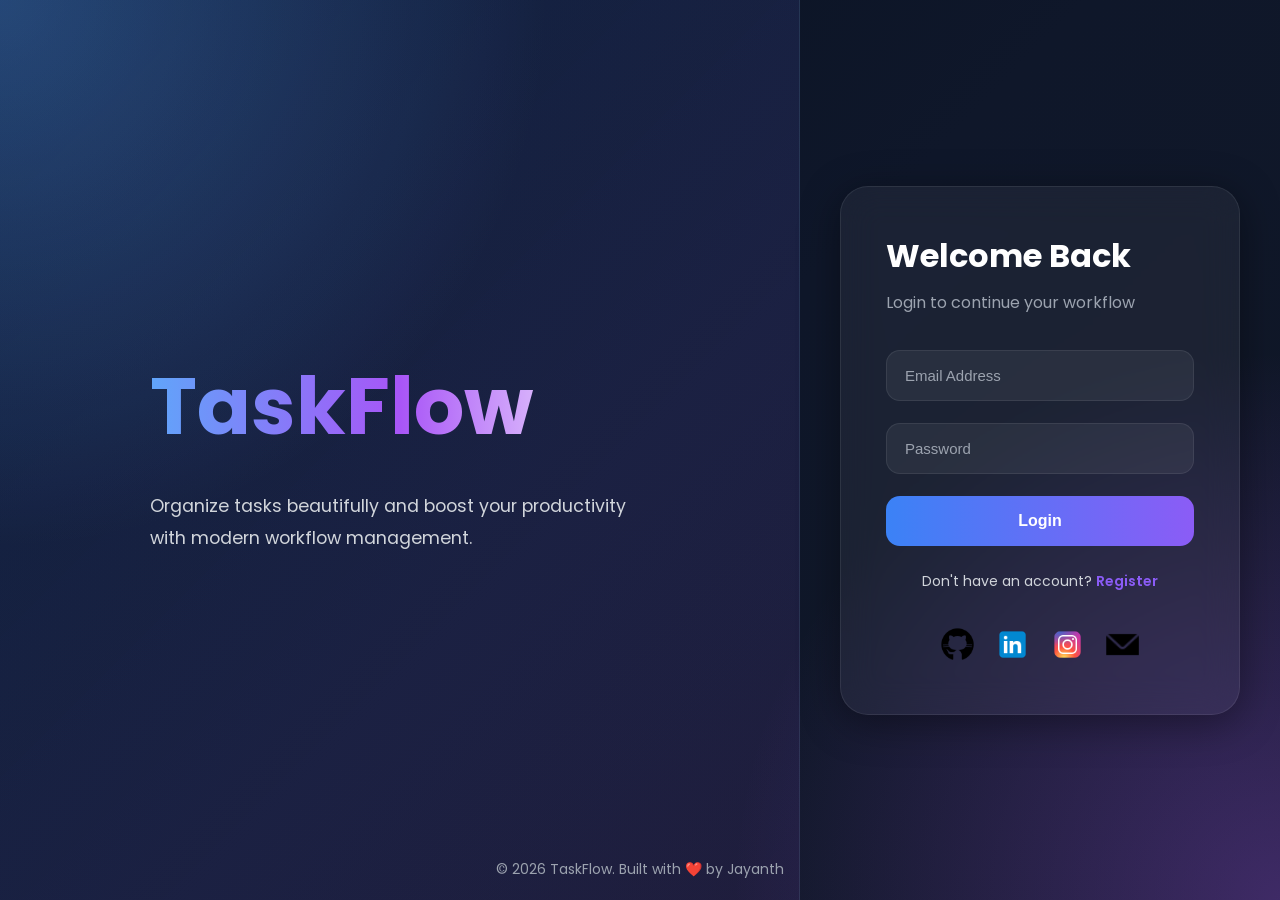
<file: index.html>
<!DOCTYPE html>
<html lang="en">
<head>

  <meta charset="UTF-8">
  <meta
    name="viewport"
    content="width=device-width, initial-scale=1.0"
  >

  <title>TaskFlow</title>

  <!-- FONT -->
  <link rel="preconnect" href="https://fonts.googleapis.com">
  <link rel="preconnect" href="https://fonts.gstatic.com" crossorigin>

  <link
    href="https://fonts.googleapis.com/css2?family=Poppins:wght@300;400;500;600;700&display=swap"
    rel="stylesheet"
  >

  <link
    rel="stylesheet"
    href="./css/auth.css"
  >

</head>

<body>

  <!-- BACKGROUND -->
  <div class="bg"></div>

  <div class="main-container">

    <!-- LEFT SIDE -->
    <div class="left-panel">

      <div class="overlay"></div>

      <div class="left-content">

        <h1>TaskFlow</h1>

        <p>
          Organize tasks beautifully and boost
          your productivity with modern workflow
          management.
        </p>

      </div>

    </div>

    <!-- RIGHT SIDE -->
    <div class="right-panel">

      <form
        class="login-card"
        id="loginForm"
      >

        <h2>Welcome Back</h2>

        <p class="login-text">
          Login to continue your workflow
        </p>

        <div class="input-box">

          <input
            type="email"
            id="email"
            placeholder="Email Address"
            required
          >

        </div>

        <div class="input-box">

          <input
            type="password"
            id="password"
            placeholder="Password"
            required
          >

        </div>

        <button type="submit">
          Login
        </button>

        <div class="bottom-link">

          Don't have an account?

          <a href="register.html">
            Register
          </a>

        </div>

        <!-- SOCIALS -->
        <div class="socials">

          <a href="https://github.com/JayanthReddy3010">
            <img
              src="./assets/github.png"
              alt="GitHub"
            >
          </a>

          <a href="https://www.linkedin.com/in/jayanth-reddy-gunreddy-034429330">
            <img
              src="./assets/linkedin.png"
              alt="LinkedIn"
            >
          </a>

          <a href="https://www.instagram.com/ig_jayanthreddy/?hl=en">
            <img
              src="./assets/instagram.png"
              alt="Instagram"
            >
          </a>

          <a href="mailto:gjayanthreddy69@gmail.com">
            <img
              src="./assets/email.png"
              alt="Email"
            >
          </a>

        </div>

      </form>

    </div>

  </div>

  <script src="./js/login.js"></script>
<!-- FOOTER -->
<footer class="footer">

  <p>
    © 2026 TaskFlow. Built with ❤️ by Jayanth
  </p>

</footer>
</body>
</html>
</file>
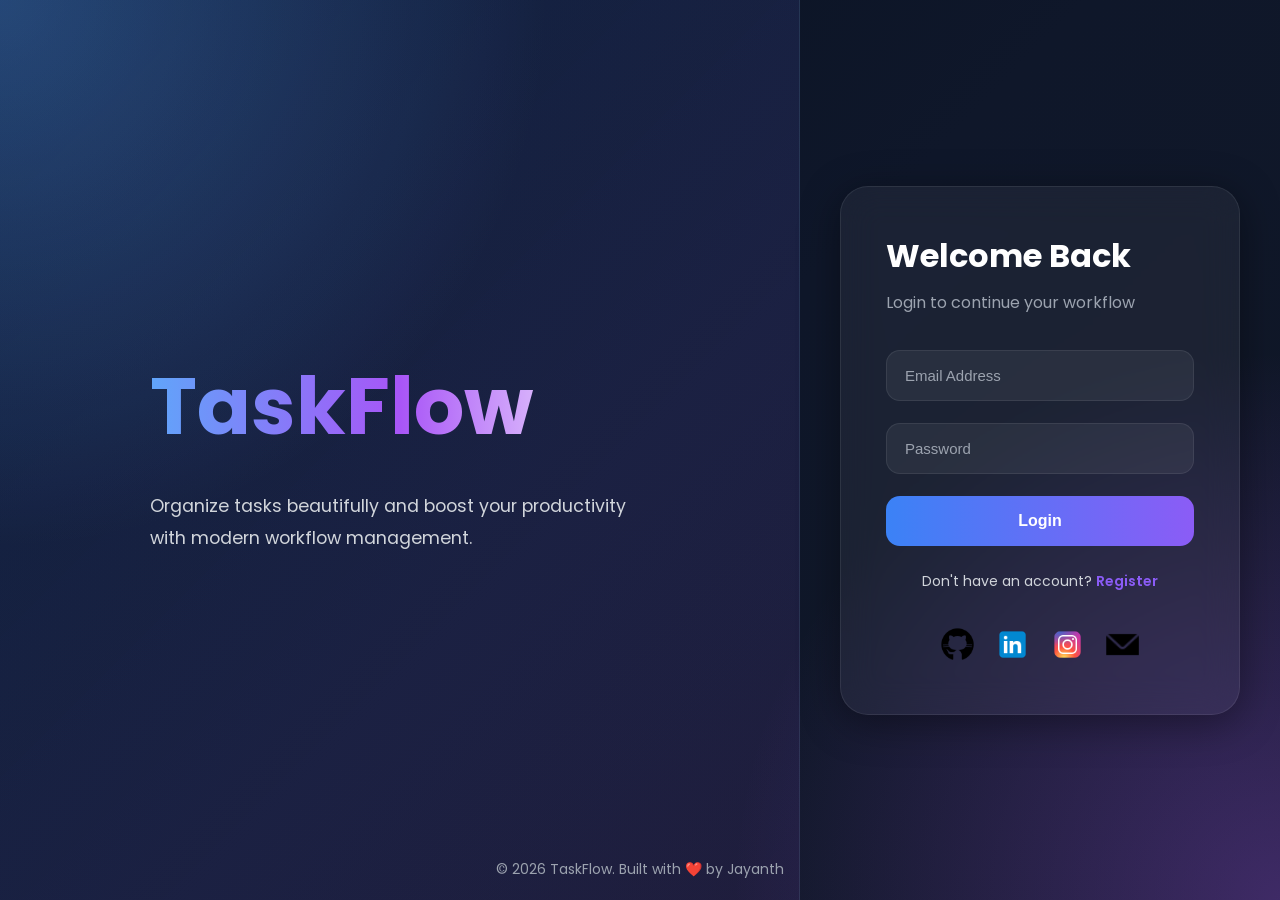
<file: dashboard.html>
<!DOCTYPE html>
<html lang="en">
<head>

  <meta charset="UTF-8">

  <meta
    name="viewport"
    content="width=device-width, initial-scale=1.0"
  >

  <title>TaskFlow Dashboard</title>

  <!-- GOOGLE FONT -->
  <link rel="preconnect" href="https://fonts.googleapis.com">

  <link rel="preconnect" href="https://fonts.gstatic.com" crossorigin>

  <link
    href="https://fonts.googleapis.com/css2?family=Poppins:wght@300;400;500;600;700&display=swap"
    rel="stylesheet"
  >

  <!-- CSS -->
  <link
    rel="stylesheet"
    href="./css/dashboard.css"
  >

</head>

<body>

  <div class="dashboard-container">

    <!-- SIDEBAR -->
    <aside class="sidebar">

      <div>

        <h1 class="logo">
          TaskFlow
        </h1>

        <ul class="nav-links">

          <li
            class="active nav-item"
            data-section="dashboardSection"
          >
            Dashboard
          </li>

          <li
            class="nav-item"
            data-section="tasksSection"
          >
            My Tasks
          </li>

        </ul>

      </div>

      <button id="logoutBtn">
        Logout
      </button>

    </aside>


    <!-- MAIN CONTENT -->
    <main class="main-content">

      <!-- DASHBOARD SECTION -->
      <div
        id="dashboardSection"
        class="section active-section"
      >

        <!-- TOP -->
        <div class="top-bar">

          <h2>
            Welcome Back 👋
          </h2>

          <p>
            Organize your workflow efficiently.
          </p>

        </div>


        <!-- STATS -->
        <div class="stats-grid">

          <div class="stat-card">

            <h3 id="totalTasks">
              0
            </h3>

            <p>
              Total Tasks
            </p>

          </div>


          <div class="stat-card">

            <h3 id="completedTasks">
              0
            </h3>

            <p>
              Completed
            </p>

          </div>


          <div class="stat-card">

            <h3 id="pendingTasks">
              0
            </h3>

            <p>
              Pending
            </p>

          </div>

        </div>


        <!-- ADD TASK FORM -->
        <form
          id="taskForm"
          class="task-form"
        >

          <input
            type="text"
            id="title"
            placeholder="Enter Task Title"
            required
          >

          <textarea
            id="description"
            placeholder="Enter Task Description"
          ></textarea>
          <button type="submit">
            Add Task
          </button>

        </form>

      </div>


      <!-- MY TASKS SECTION -->
      <div
        id="tasksSection"
        class="section"
      >

        <div
          id="taskList"
          class="task-grid"
        ></div>

      </div>

    </main>

  </div>

  <!-- JS -->
  <script src="./js/dashboard.js"></script>
<!-- FOOTER -->
<footer class="dashboard-footer">

  <p>
    © 2026 TaskFlow. Built with ❤️ by Jayanth
  </p>

</footer>
</body>
</html>
</file>
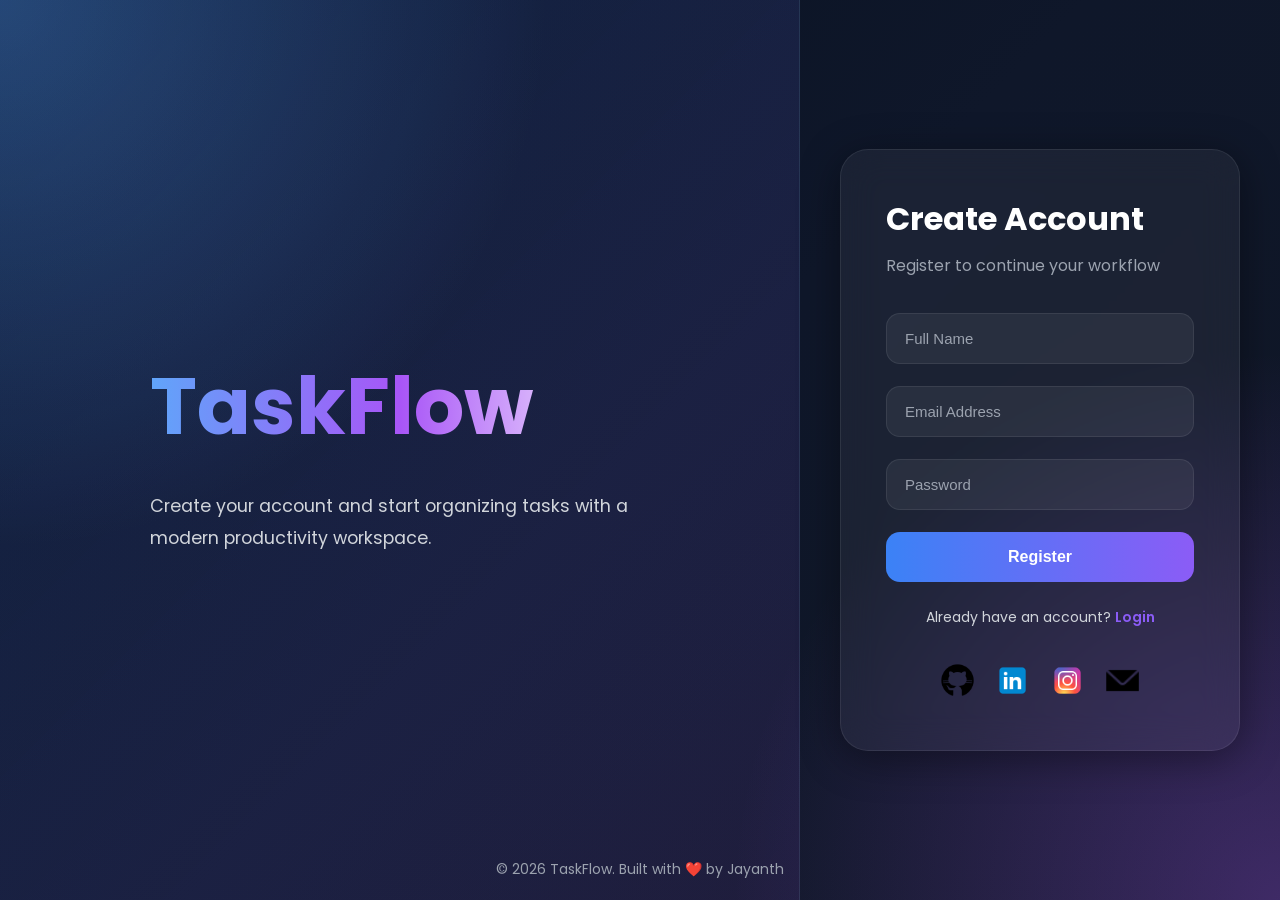
<file: register.html>
<!DOCTYPE html>
<html lang="en">
<head>

  <meta charset="UTF-8">

  <meta
    name="viewport"
    content="width=device-width, initial-scale=1.0"
  >

  <title>TaskFlow Register</title>

  <!-- GOOGLE FONT -->
  <link rel="preconnect" href="https://fonts.googleapis.com">

  <link rel="preconnect" href="https://fonts.gstatic.com" crossorigin>

  <link
    href="https://fonts.googleapis.com/css2?family=Poppins:wght@300;400;500;600;700&display=swap"
    rel="stylesheet"
  >

  <!-- CSS -->
  <link
    rel="stylesheet"
    href="./css/auth.css"
  >

</head>

<body>

  <!-- BACKGROUND -->
  <div class="bg"></div>

  <div class="main-container">

    <!-- LEFT SIDE -->
    <div class="left-panel">

      <div class="left-content">

        <h1>
          TaskFlow
        </h1>

        <p>
          Create your account and start
          organizing tasks with a modern
          productivity workspace.
        </p>

      </div>

    </div>


    <!-- RIGHT SIDE -->
    <div class="right-panel">

      <form
        class="login-card"
        id="registerForm"
      >

        <h2>
          Create Account
        </h2>

        <p class="login-text">
          Register to continue your workflow
        </p>


        <!-- NAME -->
        <div class="input-box">

          <input
            type="text"
            id="name"
            placeholder="Full Name"
            required
          >

        </div>


        <!-- EMAIL -->
        <div class="input-box">

          <input
            type="email"
            id="email"
            placeholder="Email Address"
            required
          >

        </div>


        <!-- PASSWORD -->
        <div class="input-box">

          <input
            type="password"
            id="password"
            placeholder="Password"
            required
          >

        </div>


        <!-- BUTTON -->
        <button type="submit">
          Register
        </button>


        <!-- LOGIN LINK -->
        <div class="bottom-link">

          Already have an account?

          <a href="login.html">
            Login
          </a>

        </div>


        <!-- SOCIALS -->
        <div class="socials">

          <a href="https://github.com/JayanthReddy3010">
            <img
              src="./assets/github.png"
              alt="GitHub"
            >
          </a>

          <a href="https://www.linkedin.com/in/jayanth-reddy-034429330/">
            <img
              src="./assets/linkedin.png"
              alt="LinkedIn"
            >
          </a>

          <a href="https://www.instagram.com/ig_jayanthreddy/?hl=en">
            <img
              src="./assets/instagram.png"
              alt="Instagram"
            >
          </a>

          <a href="mailto:gjayanthreddy69@gmail.com">
            <img
              src="./assets/email.png"
              alt="Email"
            >
          </a>

        </div>

      </form>

    </div>

  </div>

  <!-- JS -->
  <script src="./js/register.js"></script>
<!-- FOOTER -->
<footer class="footer">

  <p>
    © 2026 TaskFlow. Built with ❤️ by Jayanth
  </p>

</footer>
</body>
</html>
</file>
<file: css/auth.css>
*{
  margin:0;
  padding:0;
  box-sizing:border-box;
}

body{
  font-family:'Poppins',sans-serif;
  min-height:100vh;
  overflow:hidden;
  background:#071120;
}

/* BACKGROUND */
.bg{

  position:fixed;
  inset:0;

  background:
    radial-gradient(
      circle at top left,
      rgba(96,165,250,0.3),
      transparent 35%
    ),

    radial-gradient(
      circle at bottom right,
      rgba(168,85,247,0.3),
      transparent 35%
    ),

    linear-gradient(
      135deg,
      #071120,
      #0f172a,
      #111827
    );

  z-index:-1;
}

/* MAIN */
.main-container{
  display:flex;
  min-height:100vh;
}

/* LEFT PANEL */
.left-panel{

  flex:1;

  position:relative;

  display:flex;
  justify-content:center;
  align-items:center;

  padding:60px;

  background:
    linear-gradient(
      135deg,
      rgba(59,130,246,0.15),
      rgba(168,85,247,0.1)
    );

  border-right:
    1px solid rgba(255,255,255,0.08);
}

.left-content{
  max-width:500px;
  z-index:2;
}

.left-content h1{

  font-size:5rem;

  font-weight:700;

  margin-bottom:25px;

  background:
    linear-gradient(
      90deg,
      #60a5fa,
      #a855f7,
      #ffffff
    );

  -webkit-background-clip:text;
  -webkit-text-fill-color:transparent;
}

.left-content p{

  color:#d1d5db;

  line-height:1.8;

  font-size:1.1rem;
}

/* RIGHT PANEL */
.right-panel{

  width:480px;

  display:flex;
  justify-content:center;
  align-items:center;

  padding:40px;
}

/* CARD */
.login-card{

  width:100%;

  background:
    rgba(255,255,255,0.05);

  border:
    1px solid rgba(255,255,255,0.08);

  backdrop-filter:blur(18px);

  padding:45px;

  border-radius:28px;

  box-shadow:
    0 8px 40px rgba(0,0,0,0.4);

  animation:fadeIn 1s ease;
}

@keyframes fadeIn{

  from{
    opacity:0;
    transform:translateY(30px);
  }

  to{
    opacity:1;
    transform:translateY(0);
  }
}

.login-card h2{

  color:white;

  font-size:2rem;

  margin-bottom:10px;
}

.login-text{

  color:#9ca3af;

  margin-bottom:35px;
}

/* INPUTS */
.input-box{
  margin-bottom:22px;
}

.input-box input{

  width:100%;

  padding:16px 18px;

  border:none;

  outline:none;

  border-radius:14px;

  background:
    rgba(255,255,255,0.06);

  border:
    1px solid rgba(255,255,255,0.08);

  color:white;

  font-size:15px;

  transition:0.3s;
}

.input-box input::placeholder{
  color:#9ca3af;
}

.input-box input:focus{

  border:
    1px solid #8b5cf6;

  box-shadow:
    0 0 15px rgba(168,85,247,0.5);

  transform:translateY(-2px);
}

/* BUTTON */
.login-card button{

  width:100%;

  padding:16px;

  border:none;

  border-radius:14px;

  background:
    linear-gradient(
      90deg,
      #3b82f6,
      #8b5cf6
    );

  color:white;

  font-size:16px;

  font-weight:600;

  cursor:pointer;

  transition:0.3s;
}

.login-card button:hover{

  transform:translateY(-3px);

  box-shadow:
    0 10px 25px rgba(168,85,247,0.5);
}

/* LINKS */
.bottom-link{

  margin-top:25px;

  text-align:center;

  color:#d1d5db;

  font-size:14px;
}

.bottom-link a{

  color:#8b5cf6;

  text-decoration:none;

  font-weight:600;
}

/* SOCIALS */
.socials{

  margin-top:35px;

  display:flex;
  justify-content:center;
  gap:20px;
}

.socials img{

  width:35px;
  height:35px;

  transition:0.3s;
}

.socials img:hover{

  transform:scale(1.2);

  filter:
    drop-shadow(
      0 0 10px #8b5cf6
    );
}

/* MOBILE */
@media(max-width:1000px){

  .left-panel{
    display:none;
  }

  .right-panel{
    width:100%;
  }
}
/* FOOTER */
.footer{

  position:absolute;

  bottom:20px;

  width:100%;

  text-align:center;

  color:#9ca3af;

  font-size:14px;
}
</file>
<file: css/dashboard.css>
/* RESET */
* {
  margin: 0;
  padding: 0;
  box-sizing: border-box;
}

body {
  font-family: 'Poppins', sans-serif;
  background: #071120;
  color: white;
  overflow-x: hidden;
}

/* LAYOUT */
.dashboard-container {
  display: flex;
  min-height: 100vh;
}

/* SIDEBAR */
.sidebar {
  width: 260px;
  background: rgba(255,255,255,0.04);
  border-right: 1px solid rgba(255,255,255,0.08);
  backdrop-filter: blur(14px);
  padding: 35px 25px;
  display: flex;
  flex-direction: column;
  justify-content: space-between;
}

.logo {
  font-size: 2.3rem;
  margin-bottom: 50px;
  background: linear-gradient(90deg,#60a5fa,#a855f7,#fff);
  -webkit-background-clip: text;
  -webkit-text-fill-color: transparent;
}

.nav-links {
  list-style: none;
}

.nav-links li {
  padding: 14px;
  margin-bottom: 12px;
  border-radius: 12px;
  cursor: pointer;
  color: #d1d5db;
  transition: 0.3s;
}

.nav-links li:hover,
.nav-links .active {
  background: rgba(168,85,247,0.15);
  color: white;
  box-shadow: 0 0 15px rgba(168,85,247,0.25);
}

/* LOGOUT */
#logoutBtn {
  width: 100%;
  padding: 14px;
  border: none;
  border-radius: 12px;
  background: linear-gradient(90deg,#ef4444,#dc2626);
  color: white;
  cursor: pointer;
  font-weight: 600;
}

/* MAIN */
.main-content {
  flex: 1;
  padding: 35px;
}

/* SECTIONS FIX (IMPORTANT) */
.section {
  display: none;
  width: 100%;
}

.section.active-section {
  display: block;
}

/* TOP */
.top-bar h2 {
  font-size: 1.8rem;
  margin-bottom: 6px;
}

.top-bar p {
  color: #9ca3af;
}

/* STATS */
.stats-grid {
  display: grid;
  grid-template-columns: repeat(auto-fit,minmax(200px,1fr));
  gap: 20px;
  margin: 30px 0;
}

.stat-card {
  background: rgba(255,255,255,0.05);
  padding: 25px;
  border-radius: 18px;
  border: 1px solid rgba(255,255,255,0.08);
}

.stat-card h3 {
  font-size: 2rem;
  color: #60a5fa;
}

/* TASK FORM */
.task-form {
  background: rgba(255,255,255,0.05);
  padding: 25px;
  border-radius: 18px;
  border: 1px solid rgba(255,255,255,0.08);
  margin-top: 20px;
}

.task-form input,
.task-form textarea {
  width: 100%;
  margin-bottom: 12px;
  padding: 14px;
  border-radius: 10px;
  border: 1px solid rgba(255,255,255,0.08);
  background: rgba(255,255,255,0.06);
  color: white;
  outline: none;
}

.task-form button {
  width: 100%;
  padding: 14px;
  border: none;
  border-radius: 10px;
  background: linear-gradient(90deg,#3b82f6,#8b5cf6);
  color: white;
  font-weight: 600;
  cursor: pointer;
}

/* TASK GRID */
.task-grid {
  display: grid;
  grid-template-columns: repeat(auto-fit,minmax(260px,1fr));
  gap: 20px;
}

/* TASK CARD */
.task-card {
  background: rgba(255,255,255,0.05);
  border: 1px solid rgba(255,255,255,0.08);
  padding: 20px;
  border-radius: 16px;
}

.task-card h3 {
  margin-bottom: 8px;
}

.task-card p {
  color: #d1d5db;
  margin-bottom: 12px;
}

/* STATUS */
.status {
  display: inline-block;
  padding: 6px 12px;
  border-radius: 20px;
  font-size: 12px;
  margin-bottom: 10px;
}

.pending {
  background: #f59e0b;
}

.completed {
  background: #10b981;
}

/* ACTIONS */
.task-actions {
  display: flex;
  gap: 10px;
}

.task-actions button {
  flex: 1;
  padding: 10px;
  border: none;
  border-radius: 10px;
  color: white;
  cursor: pointer;
}

.task-actions button:first-child {
  background: #10b981;
}

.task-actions button:last-child {
  background: #ef4444;
}

/* FOOTER FIX */
.dashboard-footer {
  text-align: center;
  padding: 20px;
  color: #9ca3af;
  margin-top: 40px;
}

/* MOBILE */
@media (max-width: 900px) {
  .sidebar {
    display: none;
  }

  .main-content {
    padding: 20px;
  }
}
</file>
